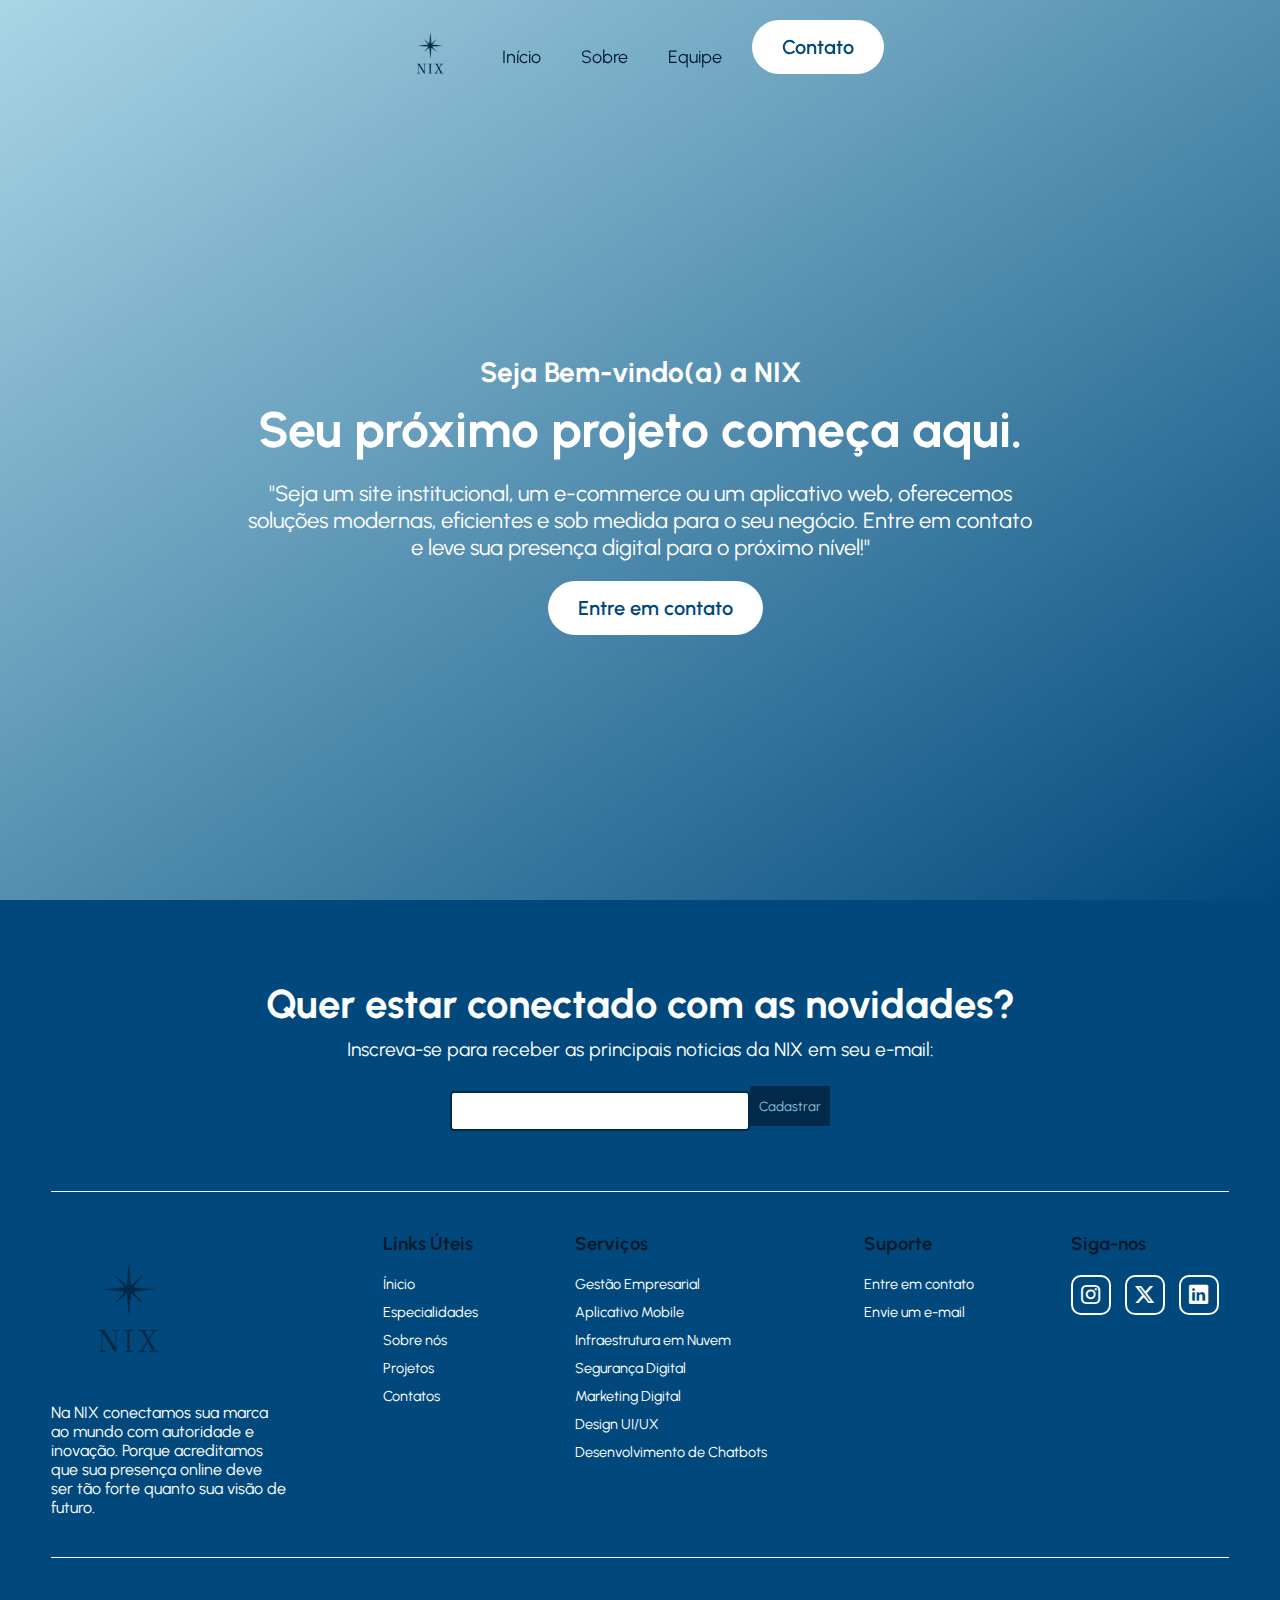
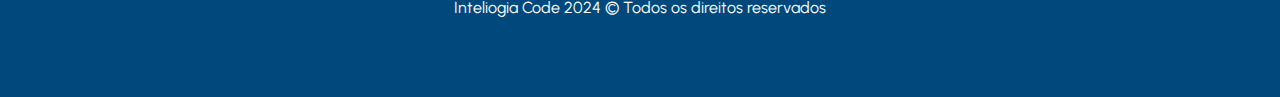
<file: porfolio_psw/index.html>
<!DOCTYPE html>
<html lang="pt-br">
  <head>
    <meta charset="UTF-8" />
    <meta name="viewport" content="width=device-width, initial-scale=1.0" />
    <title>Portfólio</title>
    <link rel="stylesheet" href="style.css" />
    <link rel="preconnect" href="https://fonts.googleapis.com">

    <link rel="preconnect" href="https://fonts.gstatic.com" crossorigin>
    <link href="https://fonts.googleapis.com/css2?family=Gwendolyn:wght@400;700&family=Oswald:wght@200..700&family=Urbanist:ital,wght@0,100..900;1,100..900&display=swap" rel="stylesheet"><!--fonte das letras-->

    <link rel="stylesheet" href="https://cdn.jsdelivr.net/npm/bootstrap-icons@1.11.3/font/bootstrap-icons.min.css"><!--bootstrap icons-->

    <script src="https://vlibras.gov.br/app/vlibras-plugin.js"></script>

  </head>
  <body>
    <!-- Logo e menu -->
    <header>
      <div class="limi_laterais">
        <!-- Logo no canto esquerdo -->
        <div class="logo">
          <a href="#">
            <img src="imagens/nix_logo.png" alt="Logo da NIX" />
          </a>
        </div>

        <!-- Menu centralizado -->
        <nav class="menu-desktop">
          <ul>
            <li><a href="../inicio.html">Início</a></li>
            <li><a href="../sobre.html">Sobre</a></li>
            <li><a href="../equipe.html">Equipe</a></li>
          </ul>
        </nav>

        <!-- Botão de contato alinhado à direita -->
        <div class="botaocontato">
          <a href="../contato.html">
            <button>Contato</button>
          </a>
        </div>
      </div>
    </header>

    <!-- Tela inicial -->
    <main>
      <section class="telainicial">
        <!-- Imagem de fundo -->
        <img class="imagem-fundo" src="imagens/tela-inicial.JPG" alt="Imagem de fundo" />

        <div class="limi_laterais conteudo-central">
          <h2>Seja Bem-vindo(a) a NIX</h2>
          <h1>Seu próximo projeto começa aqui.</h1>
          <p>
            "Seja um site institucional, um e-commerce ou um aplicativo web,
            oferecemos soluções modernas, eficientes e sob medida para o seu
            negócio. Entre em contato e leve sua presença digital para o próximo
            nível!"
          </p>

          <div class="botaocontato">
            <a href="#">
              <button>Entre em contato</button>
            </a>
          </div>
        </div>
      </section>
    </main>

    <!--Rodapé-->
    <footer>
      <div class="interface">
        <!--sections "andares do rodape"-->
        <section class="line-footer1">
          <!--lines "linhas com conteudos"-->
          <h2>Quer estar conectado com as novidades?</h2>
          <p>
            Inscreva-se para receber as principais noticias da NIX em seu
            e-mail:
          </p>
          <form action="">
            <input type="email" name="" id="" />
            <input type="submit" value="Cadastrar" />
          </form>
          <!--formulario de e-mail-->
        </section>
        <!--sections line1-->

        <section class="line-footer2">
          <div class="box-line-footer">
            <img
              src="imagens/nix_logo.png"
              alt="Logotipo Empresa de Desenvolvimento Web NIX"
            />
            <p>
                Na NIX conectamos sua marca ao mundo com autoridade e inovação. Porque acreditamos que sua presença online deve ser tão forte quanto sua visão de futuro.
            </p>
            <!--texto temporario-->
          </div>
          <!--logo e pequena descrição -->

          <div class="box-line-footer">
            <h3>Links Úteis</h3>
            <div class="links-footer">
              <a href="">Ínicio</a>
              <a href="">Especialidades</a>
              <a href="">Sobre nós</a>
              <a href="">Projetos</a>
              <a href="">Contatos</a>
            </div>
          </div>

          <div class="box-line-footer">
            <h3>Serviços</h3>
            <div class="links-footer">
              <a href="">Gestão Empresarial</a>
              <a href="">Aplicativo Mobile</a>
              <a href="">Infraestrutura em Nuvem </a>
              <a href="">Segurança Digital</a>
              <a href="">Marketing Digital</a>
              <a href="">Design UI/UX</a>
              <a href="">Desenvolvimento de Chatbots </a>
            </div>
          </div>

          <div class="box-line-footer">
            <h3>Suporte</h3>
            <div class="links-footer">
              <a href="">Entre em contato</a>
              <a href="">Envie um e-mail</a>
            </div>
          </div>

          <div class="box-line-footer">
            <h3>Siga-nos</h3>
            <div class="btn-redes">
                <a href="#"><button><i class="bi bi-instagram"></i></button></a>

                <a href="#"><button><i class="bi bi-twitter-x"></i></button></a>

                <a href="#"><button><i class="bi bi-linkedin"></i></button></a>
                
            </div>
          </div>

        </section>
        <!--section line2-->

        <section class="line-footer3">
          <p>Inteliogia Code 2024 &copy; Todos os direitos reservados</p>
        </section>
      </div>
      <!--centraliza o coteudo do rodapé-->
    </footer>

   <!-- Botão para voltar ao topo -->
<button onclick="backToTop()" id="btnTop">
    <img src="imagens/seta32px.png" alt="Seta Voltar ao topo">
</button>

<!-- jQuery -->
<script src="https://code.jquery.com/jquery-3.6.0.min.js"></script>

<!-- Conexão com arquivo JavaScript -->
<script src="detalhamento.js"></script>

<!-- VLibras -->
<div vw class="enabled">
  <div vw-access-button class="active"></div>
  <div vw-plugin-wrapper></div>
</div>

</body>

<script>
  new window.VLibras.Widget('https://vlibras.gov.br/app');
  </script>

</html>
</file>
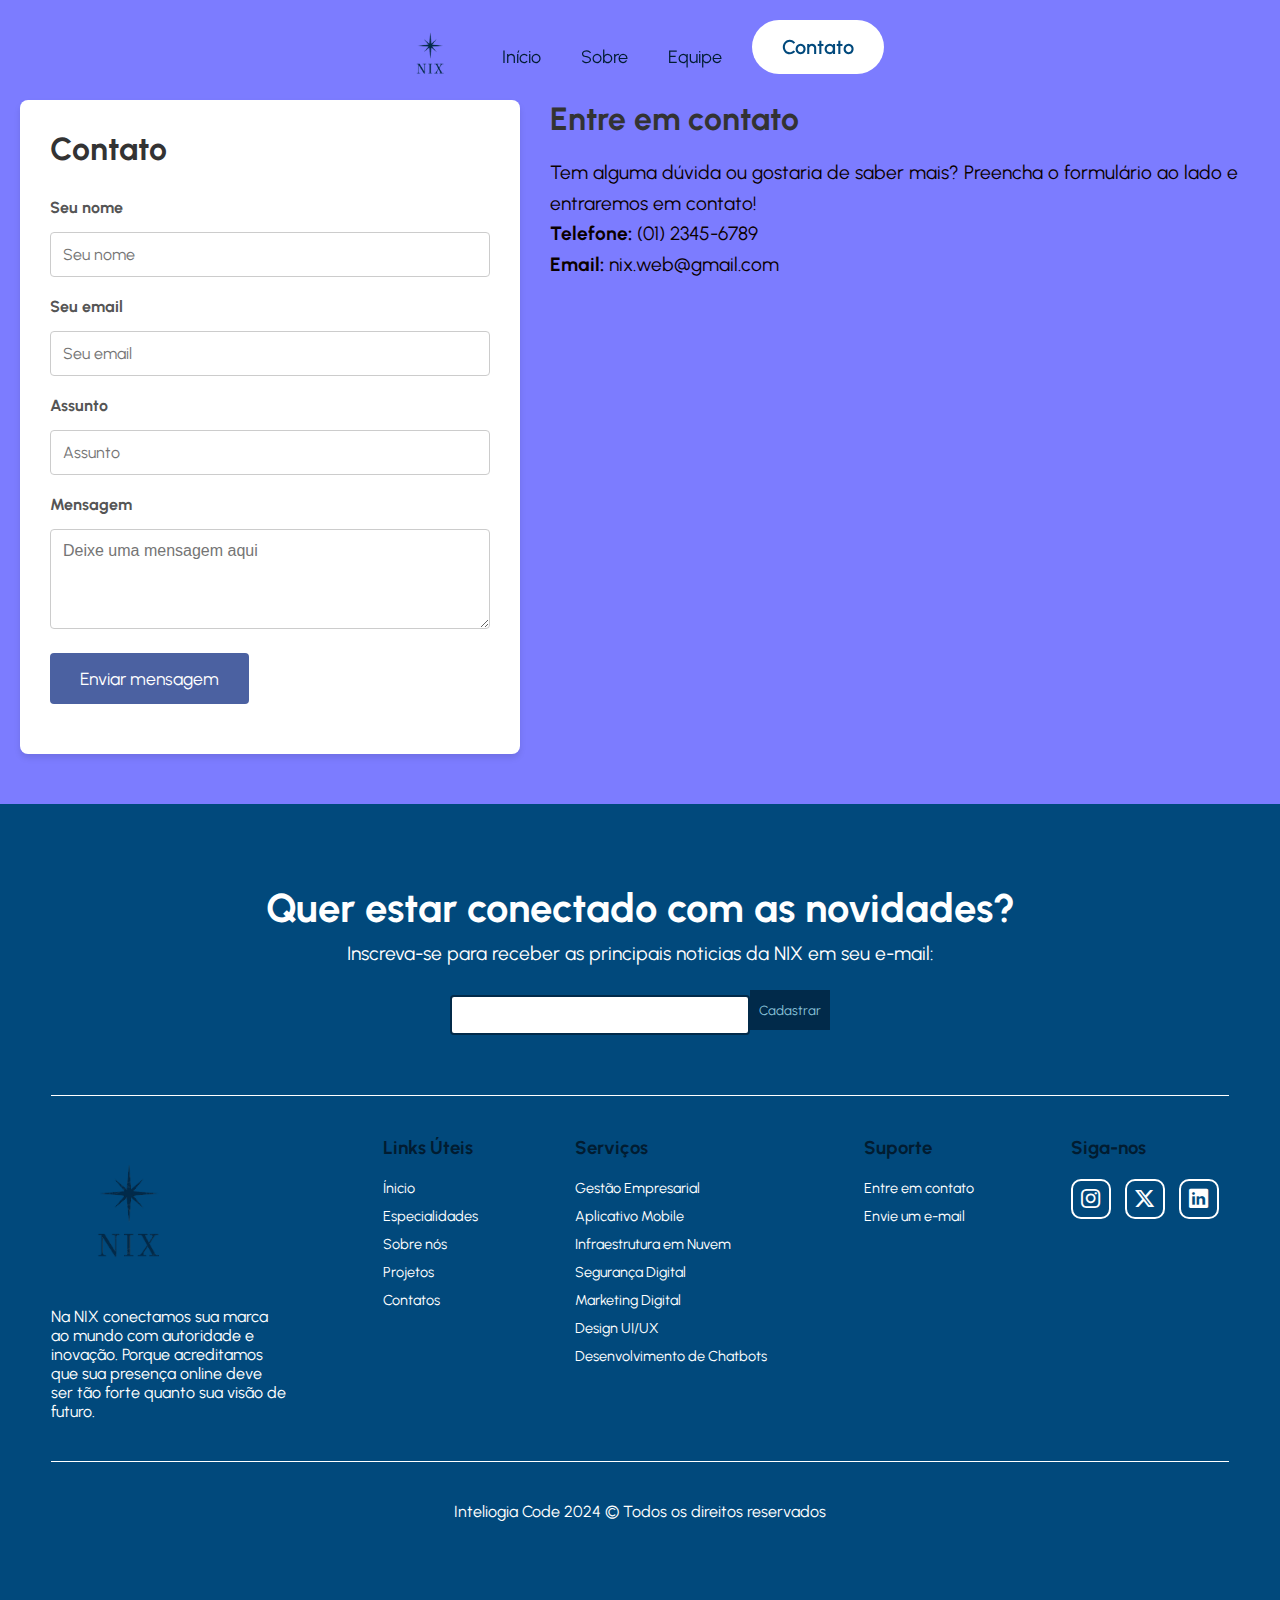
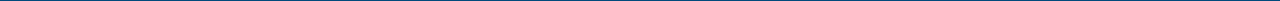
<file: porfolio_psw/contato.html>
<!DOCTYPE html>
<html lang="pt-br">
  <head>
    <meta charset="UTF-8" />
    <meta name="viewport" content="width=device-width, initial-scale=1.0" />
    <title>Portfólio</title>
    <link rel="stylesheet" href="style.css" />
    <link rel="preconnect" href="https://fonts.googleapis.com">

    <link rel="preconnect" href="https://fonts.gstatic.com" crossorigin>
    <link href="https://fonts.googleapis.com/css2?family=Gwendolyn:wght@400;700&family=Oswald:wght@200..700&family=Urbanist:ital,wght@0,100..900;1,100..900&display=swap" rel="stylesheet"><!--fonte das letras-->

    <link rel="stylesheet" href="https://cdn.jsdelivr.net/npm/bootstrap-icons@1.11.3/font/bootstrap-icons.min.css"><!--bootstrap icons-->

    <script src="https://vlibras.gov.br/app/vlibras-plugin.js"></script>

  </head>
  <body>
    <!-- Logo e menu -->
    <header>
      <div class="limi_laterais">
        <!-- Logo no canto esquerdo -->
        <div class="logo">
          <a href="#">
            <img src="imagens/nix_logo.png" alt="Logo da NIX" />
          </a>
        </div>

        <!-- Menu centralizado -->
        <nav class="menu-desktop">
          <ul>
            <li><a href="../index.html">Início</a></li>
            <li><a href="../sobre.html">Sobre</a></li>
            <li><a href="../equipe.html">Equipe</a></li>
          </ul>
        </nav>

        <!-- Botão de contato alinhado à direita -->
        <div class="botaocontato">
          <a href="../contato.html">
            <button>Contato</button>
          </a>
        </div>
      </div>
    </header>

    <body>

    <!-- Contato (início) -->
    <section id="contato">
      <div class="container">
  
        <!-- Coluna 1: formulário de contato -->
        <div class="form-container">
          <form>
          <h1 class="contato">Contato</h1>
  
          <label for="nome">Seu nome</label>
          <input type="text" class="nome" id="nome" placeholder="Seu nome">
      
          <label for="email">Seu email</label>
          <input type="email" class="email" id="email" placeholder="Seu email">
      
          <label for="assunto">Assunto</label>
          <input type="text" class="assunto" id="assunto" placeholder="Assunto">
      
          <label for="mensagem">Mensagem</label>
          <textarea class="mensagem" id="mensagem" placeholder="Deixe uma mensagem aqui" style="height: 100px"></textarea>
      
          <button type="submit">Enviar mensagem</button>
        </form>
        </div>
  
        <!-- Coluna 2: conteúdo principal + informações da empresa -->
        <div class="conteudo-principal">
          <h1 class="contato">Entre em contato</h1>
          <p>Tem alguma dúvida ou gostaria de saber mais? Preencha o formulário ao lado e entraremos em contato!</p>
          <p> <strong>Telefone:</strong> (01) 2345-6789 </p>
          <p> <strong>Email:</strong> nix.web@gmail.com</p>
        </div>
        
    </section>    
    <!-- Contato (fim) -->
  
    <div vw class="enabled">
      <div vw-access-button class="active"></div>
      <div vw-plugin-wrapper></div>
  </div>  

     <!--Rodapé-->
  <footer>
    <div class="interface">
      <!--sections "andares do rodape"-->
      <section class="line-footer1">
        <!--lines "linhas com conteudos"-->
        <h2>Quer estar conectado com as novidades?</h2>
        <p>
          Inscreva-se para receber as principais noticias da NIX em seu
          e-mail:
        </p>
        <form action="">
          <input type="email" name="" id="" />
          <input type="submit" value="Cadastrar" />
        </form>
        <!--formulario de e-mail-->
      </section>
      <!--sections line1-->

      <section class="line-footer2">
        <div class="box-line-footer">
          <img
            src="imagens/nix_logo.png"
            alt="Logotipo Empresa de Desenvolvimento Web NIX"
          />
          <p>
              Na NIX conectamos sua marca ao mundo com autoridade e inovação. Porque acreditamos que sua presença online deve ser tão forte quanto sua visão de futuro.
          </p>
          <!--texto temporario-->
        </div>
        <!--logo e pequena descrição -->

        <div class="box-line-footer">
          <h3>Links Úteis</h3>
          <div class="links-footer">
            <a href="">Ínicio</a>
            <a href="">Especialidades</a>
            <a href="">Sobre nós</a>
            <a href="">Projetos</a>
            <a href="">Contatos</a>
          </div>
        </div>

        <div class="box-line-footer">
          <h3>Serviços</h3>
          <div class="links-footer">
            <a href="">Gestão Empresarial</a>
            <a href="">Aplicativo Mobile</a>
            <a href="">Infraestrutura em Nuvem </a>
            <a href="">Segurança Digital</a>
            <a href="">Marketing Digital</a>
            <a href="">Design UI/UX</a>
            <a href="">Desenvolvimento de Chatbots </a>
          </div>
        </div>

        <div class="box-line-footer">
          <h3>Suporte</h3>
          <div class="links-footer">
            <a href="">Entre em contato</a>
            <a href="">Envie um e-mail</a>
          </div>
        </div>

        <div class="box-line-footer">
          <h3>Siga-nos</h3>
          <div class="btn-redes">
              <a href="#"><button><i class="bi bi-instagram"></i></button></a>

              <a href="#"><button><i class="bi bi-twitter-x"></i></button></a>

              <a href="#"><button><i class="bi bi-linkedin"></i></button></a>
              
          </div>
        </div>

      </section>
      <!--section line2-->

      <section class="line-footer3">
        <p>Inteliogia Code 2024 &copy; Todos os direitos reservados</p>
      </section>
    </div>
    <!--centraliza o coteudo do rodapé-->
  </footer>

 <!-- Botão para voltar ao topo -->
<button onclick="backToTop()" id="btnTop">
  <img src="imagens/seta32px.png" alt="Seta Voltar ao topo">
</button>

<!-- jQuery -->
<script src="https://code.jquery.com/jquery-3.6.0.min.js"></script>

<!-- Conexão com arquivo JavaScript -->
<script src="detalhamento.js"></script>

<!-- VLibras -->
<div vw class="enabled">
  <div vw-access-button class="active"></div>
  <div vw-plugin-wrapper></div>
</div>

</body>

<script>
  new window.VLibras.Widget('https://vlibras.gov.br/app');
  </script>

</html>
</file>
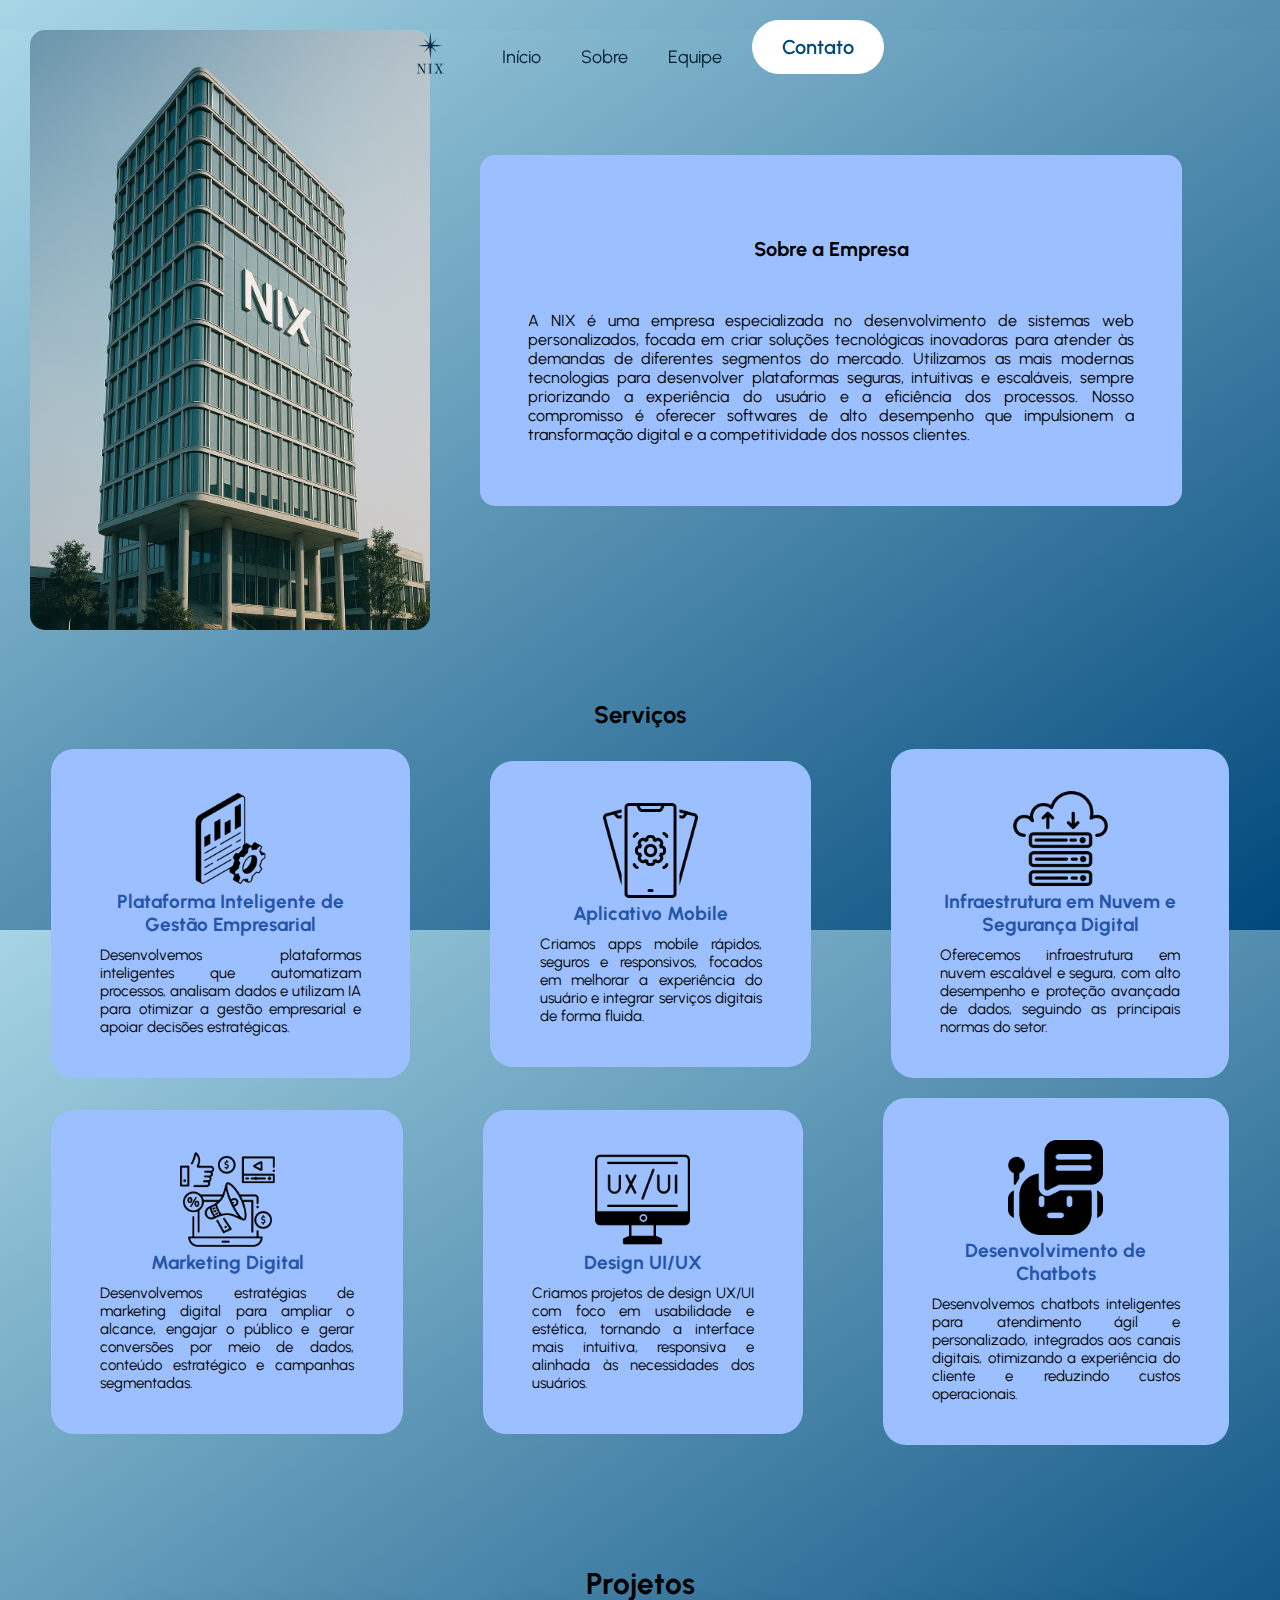
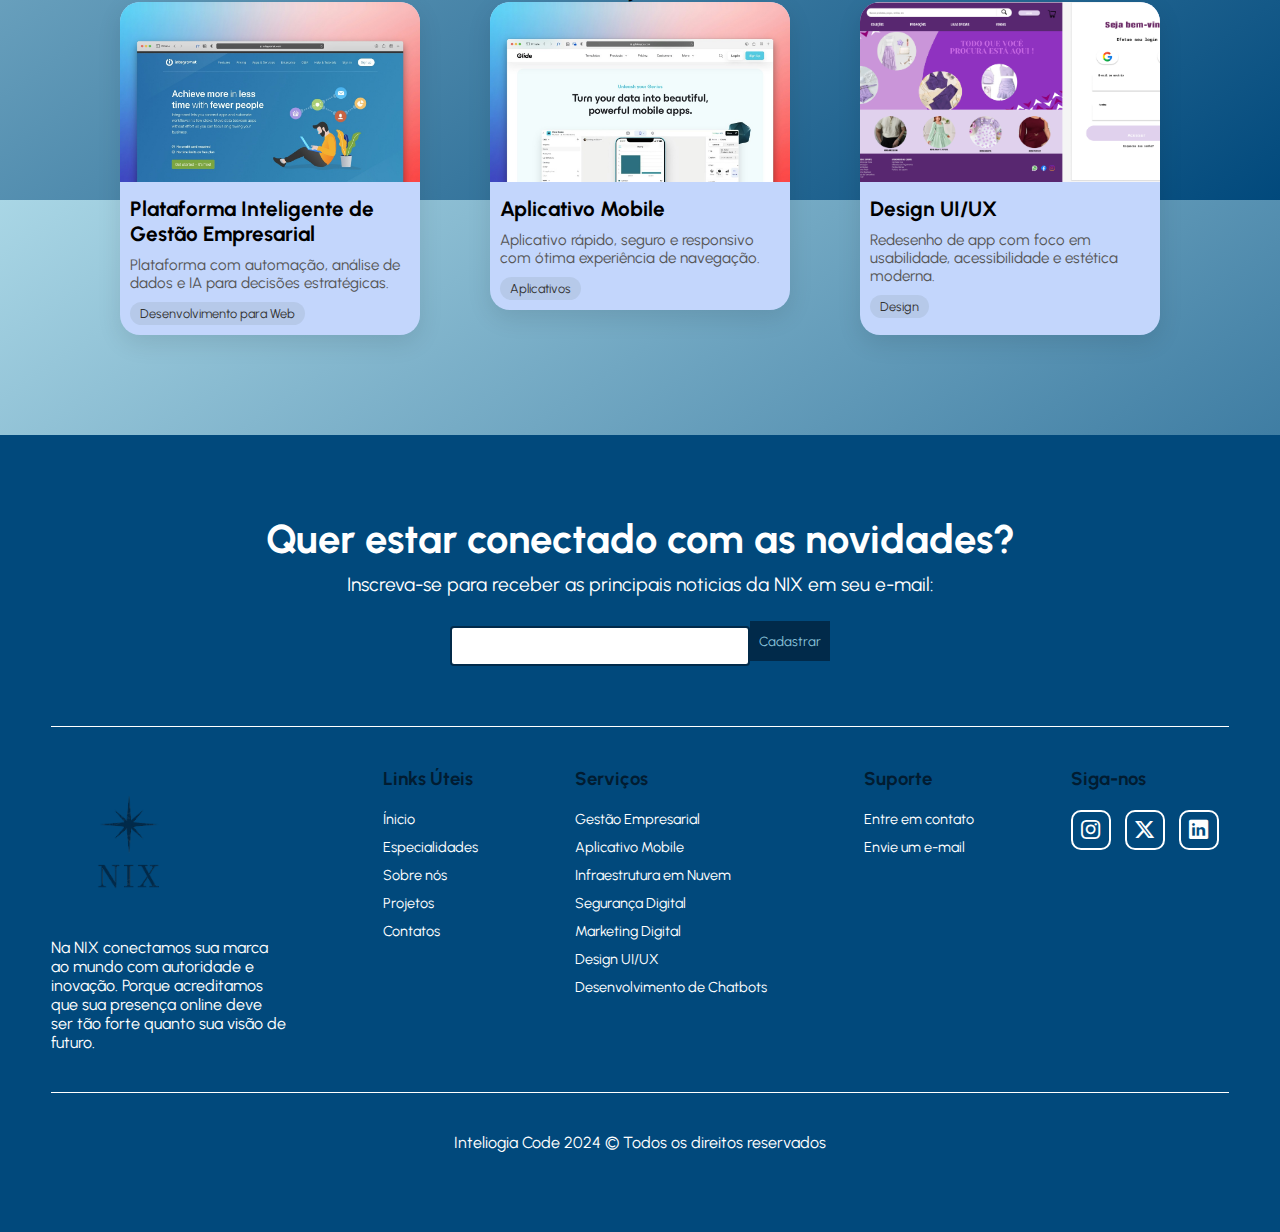
<file: porfolio_psw/sobre.html>
<!DOCTYPE html>
<html lang="pt-br">
  <head>
    <meta charset="UTF-8" />
    <meta name="viewport" content="width=device-width, initial-scale=1.0" />
    <title>Portfólio</title>
    <link rel="stylesheet" href="style.css" />
    <link rel="preconnect" href="https://fonts.googleapis.com">

    <link rel="preconnect" href="https://fonts.gstatic.com" crossorigin>
    <link href="https://fonts.googleapis.com/css2?family=Gwendolyn:wght@400;700&family=Oswald:wght@200..700&family=Urbanist:ital,wght@0,100..900;1,100..900&display=swap" rel="stylesheet"><!--fonte das letras-->

    <link rel="stylesheet" href="https://cdn.jsdelivr.net/npm/bootstrap-icons@1.11.3/font/bootstrap-icons.min.css"><!--bootstrap icons-->
    <script src="https://vlibras.gov.br/app/vlibras-plugin.js"></script>

  </head>
  <body>
    <!-- Logo e menu -->
    <header>
      <div class="limi_laterais">
        <!-- Logo no canto esquerdo -->
        <div class="logo">
          <a href="#">
            <img src="imagens/nix_logo.png" alt="Logo da NIX" />
          </a>
        </div>

        <!-- Menu centralizado -->
        <nav class="menu-desktop">
          <ul>
            <li><a href="../index.html">Início</a></li>
            <li><a href="../sobre.html">Sobre</a></li>
            <li><a href="../equipe.html">Equipe</a></li>
          </ul>
        </nav>

        <!-- Botão de contato alinhado à direita -->
        <div class="botaocontato">
          <a href="../contato.html">
            <button>Contato</button>
          </a>
        </div>
      </div>
    </header>

  <section class="sobre">
    <div class="interface">
      <div class="flex">
        
        <div class="img-sobre">
            <img src="imagens/foto da Nix.png" alt="Imagem que mostra o edifício da empresa">
          </div> 
       
        <div class="txt-sobre">
          <h2>Sobre a Empresa</h2>
          <p>A NIX é uma empresa especializada no desenvolvimento de sistemas web personalizados, focada em criar soluções tecnológicas inovadoras para atender às demandas de diferentes segmentos do mercado. Utilizamos as mais modernas tecnologias para desenvolver plataformas seguras, intuitivas e escaláveis, sempre priorizando a experiência do usuário e a eficiência dos processos. Nosso compromisso é oferecer softwares de alto desempenho que impulsionem a transformação digital e a competitividade dos nossos clientes.</p>
          </div>  
        
      </div>
    </div>
  </section>

  <section class="serviços">

    <div class="inteface">
        <h2 class="título">Serviços</h2>
        <div class="flex">
            <div class="serviços-box">
                <img src="imagens/gestao-empresarial.png" alt="icone">
                <h3>Plataforma Inteligente de Gestão Empresarial</h3>
                <p>Desenvolvemos plataformas inteligentes que automatizam processos, analisam dados e utilizam IA para otimizar a gestão empresarial e apoiar decisões estratégicas.</p>

            </div>

            <div class="serviços-box">
                <img src="imagens/appmobile.png" alt="icone">
                <h3>Aplicativo Mobile </h3>
                <p>Criamos apps mobile rápidos, seguros e responsivos, focados em melhorar a experiência do usuário e integrar serviços digitais de forma fluida.</p>

            </div>

            <div class="serviços-box">
                <img src="imagens/nuvem.png" alt="icone">
                <h3>Infraestrutura em Nuvem e Segurança Digital</h3>
                <p>Oferecemos infraestrutura em nuvem escalável e segura, com alto desempenho e proteção avançada de dados, seguindo as principais normas do setor.</p>

            </div>         

        </div>


        <div class="flex">
          <div class="serviços-box">
              <img src="imagens/campanha-digital.png" alt="icone">
              <h3>Marketing Digital</h3>
              <p>Desenvolvemos estratégias de marketing digital para ampliar o alcance, engajar o público e gerar conversões por meio de dados, conteúdo estratégico e campanhas segmentadas.</p>

          </div>

          <div class="serviços-box">
              <img src="imagens/uiux.png" alt="icone">
              <h3>Design UI/UX </h3>
              <p>Criamos projetos de design UX/UI com foco em usabilidade e estética, tornando a interface mais intuitiva, responsiva e alinhada às necessidades dos usuários.</p>

          </div>

          <div class="serviços-box">
              <img src="imagens/chatbot.png" alt="icone">
              <h3>Desenvolvimento de Chatbots</h3>
              <p>Desenvolvemos chatbots inteligentes para atendimento ágil e personalizado, integrados aos canais digitais, otimizando a experiência do cliente e reduzindo custos operacionais.</p>

          </div>

        </div>


    </div>

  </section>

  <section class="projetos">
    <div class="interface">
      <h2> Projetos</h2>
      <div class="flex">
        

        <div class="card-container">
          <div class="card">
           <img src="imagens/gestao.jpg" alt="design">
            <div class="card-content">
              <h3>Plataforma Inteligente de Gestão Empresarial</h3>
              <p>Plataforma com automação, análise de dados e IA para decisões estratégicas.</p>
              <span class="tag"> Desenvolvimento para Web</span>
            </div>
          </div>
        </div>  

           <div class="card-conteiner">
            <div class="card">
              <img src="imagens/app.jpg" alt="design">
               <div class="card-content">
                 <h3>Aplicativo Mobile</h3>
                  <p>Aplicativo rápido, seguro e responsivo com ótima experiência de navegação.</p>
                 <span class="tag">Aplicativos </span>
               </div> 
            </div> 
           </div>      
           
       
           <div class="card-container">
            <div class="card">
              <img src="imagens/design.png" alt="design">
               <div class="card-content">
                <h3>Design UI/UX</h3>
                <p>Redesenho de app com foco em usabilidade, acessibilidade e estética moderna.</p>
                <span class="tag">Design</span>
              </div>
           </div>
           </div> 
             
                 

      </div>
    </div>
  </section >


  <!--Rodapé-->
  <footer>
    <div class="interface">
      <!--sections "andares do rodape"-->
      <section class="line-footer1">
        <!--lines "linhas com conteudos"-->
        <h2>Quer estar conectado com as novidades?</h2>
        <p>
          Inscreva-se para receber as principais noticias da NIX em seu
          e-mail:
        </p>
        <form action="">
          <input type="email" name="" id="" />
          <input type="submit" value="Cadastrar" />
        </form>
        <!--formulario de e-mail-->
      </section>
      <!--sections line1-->

      <section class="line-footer2">
        <div class="box-line-footer">
          <img
            src="imagens/nix_logo.png"
            alt="Logotipo Empresa de Desenvolvimento Web NIX"
          />
          <p>
              Na NIX conectamos sua marca ao mundo com autoridade e inovação. Porque acreditamos que sua presença online deve ser tão forte quanto sua visão de futuro.
          </p>
          <!--texto temporario-->
        </div>
        <!--logo e pequena descrição -->

        <div class="box-line-footer">
          <h3>Links Úteis</h3>
          <div class="links-footer">
            <a href="">Ínicio</a>
            <a href="">Especialidades</a>
            <a href="">Sobre nós</a>
            <a href="">Projetos</a>
            <a href="">Contatos</a>
          </div>
        </div>

        <div class="box-line-footer">
          <h3>Serviços</h3>
          <div class="links-footer">
            <a href="">Gestão Empresarial</a>
            <a href="">Aplicativo Mobile</a>
            <a href="">Infraestrutura em Nuvem </a>
            <a href="">Segurança Digital</a>
            <a href="">Marketing Digital</a>
            <a href="">Design UI/UX</a>
            <a href="">Desenvolvimento de Chatbots </a>
          </div>
        </div>

        <div class="box-line-footer">
          <h3>Suporte</h3>
          <div class="links-footer">
            <a href="">Entre em contato</a>
            <a href="">Envie um e-mail</a>
          </div>
        </div>

        <div class="box-line-footer">
          <h3>Siga-nos</h3>
          <div class="btn-redes">
              <a href="#"><button><i class="bi bi-instagram"></i></button></a>

              <a href="#"><button><i class="bi bi-twitter-x"></i></button></a>

              <a href="#"><button><i class="bi bi-linkedin"></i></button></a>
              
          </div>
        </div>

      </section>
      <!--section line2-->

      <section class="line-footer3">
        <p>Inteliogia Code 2024 &copy; Todos os direitos reservados</p>
      </section>
    </div>
    <!--centraliza o coteudo do rodapé-->
  </footer>

 <!-- Botão para voltar ao topo -->
<button onclick="backToTop()" id="btnTop">
  <img src="imagens/seta32px.png" alt="Seta Voltar ao topo">
</button>

<!-- jQuery -->
<script src="https://code.jquery.com/jquery-3.6.0.min.js"></script>

<!-- Conexão com arquivo JavaScript -->
<script src="detalhamento.js"></script>

<!-- VLibras -->
<div vw class="enabled">
  <div vw-access-button class="active"></div>
  <div vw-plugin-wrapper></div>
</div>

</body>

<script>
  new window.VLibras.Widget('https://vlibras.gov.br/app');
  </script>

</html>
</file>
<file: porfolio_psw/style.css>
* {
    margin: 0;
    padding: 0;
    box-sizing: border-box;
    font-family: "Urbanist", sans-serif;
    /* font das letras */
    scroll-behavior: smooth;
    /* efeito do botão "de volta ao topo" */
   
}

body {
    font-family: Arial, sans-serif;
    background-color: rgb(124, 124, 255);
    min-height: 100vh;
}

/* Container com largura limitada */
.limi_laterais {
    max-width: 1280px;
    margin: 0 auto;
    display: flex;
    align-items: center;
    justify-content: space-between;
}

/* Cabeçalho */
header {
    width: 100%;
    position: fixed;
    top: 0;
    left: 0;
    padding: 20px 4%;
    background: transparent; 
    z-index: 10;
    display: flex;
    align-items: center;
}

/* Logo */
.logo img {
    height: 70px;
    margin-right: 40px; /* Afastar a logo dos itens do menu */
}

/* Menu */
.menu-desktop ul {
    list-style: none;
    display: flex;
    gap: 40px;
}

.menu-desktop ul li {
    display: inline-block;
}

.menu-desktop ul li a {
    text-decoration: none;
    color: #011c31;
    font-size: 18px;
    transition: color 0.3s ease-in-out;
}

.menu-desktop ul li a:hover {
    color: white; 
}

/* Botão de contato */
.botaocontato a {
    text-decoration: none;
}

.botaocontato button {
    padding: 15px 30px;
    font-size: 20px;
    font-weight: 600;
    background-color: white;
    color: #01497C;
    border: 0;
    border-radius: 30px;
    cursor: pointer;
    transition: 0.2s;
    margin-left: 30px; /* Afastar o botão dos itens do menu */
}

.botaocontato button:hover {
    box-shadow: 0px 0px 8px #012A4A;
    transform: scale(1.05);
}
/* Fim do menu */

/* Tela inicial */
section.telainicial {
    position: relative;
    display: flex;
    justify-content: center;
    align-items: center;
    min-height: 100vh;
    text-align: center;
    padding: 50px 4%;
}

/* Imagem de fundo */
.imagem-fundo {
    position: absolute;
    top: 0;
    left: 0;
    width: 100%;
    height: 100%;
    object-fit: cover;
    z-index: -1;
}

/* Centralizar conteúdo da página */
.conteudo-central {
    margin-top: 110px; 
    flex-direction: column;
    text-align: center;
}

/* Estilo do texto principal */
.conteudo-central h2 {
    color: white;
    font-size: 28px;
    margin-bottom: 10px;
}

.conteudo-central h1 {
    color: white;
    font-size: 50px;
    margin-bottom: 20px;
}

.conteudo-central p {
    color: white;
    font-size: 22px;
    max-width: 800px;
    margin: 0 auto 20px;
}
/* Fim do estilo do texto principal */

/* Estilo página sobre */

.interface {
    max-width: 1200px;
    margin: 0 auto;
    padding: 40px 4%;
  }
  
  .flex {
    display: flex;
       
  }
    
  header > .interface {
    display: flex;
    align-items: center;
    justify-content: space-between;
  }
  
  
  .desktop {
    flex: 1;
  }
  
  .desktop ul {
    list-style: none;
    display: flex;
    justify-content: flex-end;
    align-items: center;
    margin: 0;
    padding: 0;
  }
  
  .desktop ul li {
    flex: 1;
    text-align: center;
    padding: 0 20px;
  }
  
  header a {
    color: #ffffffcc;
    text-decoration: none;
    display: inline-block;
    transition: 0.2s;
  }
  
  header a:hover {
    color: #fff;
    transform: scale(1.05);
  }
  
  section.sobre {
    padding: 0px 0;

     
    }

  .sobre .interface{
    width: 100%;
    max-width: 90%;
    padding: 0;
    margin: 30px;

  }  
  
  .sobre .flex {
    display: flex;
    gap: 50px;
    flex-wrap: wrap;
    justify-content: space-between;
    align-items: center;
    
  }

  .txt-sobre {
    padding: 40px 4%;
    flex:1;
    text-align: center;   
    align-items: center; 
    border: 2px solid transparent;        
    background-color: #9cc0ff;
    border-radius: 15px;
  }
  
  .txt-sobre h2 {
    font-size: 20px;
    margin-bottom: 10px;
    padding: 40px 4%; 
    
  }
  
  .txt-sobre p {
    text-align: justify;
    margin-bottom: 20px;
  }
  
  
  
  .img-sobre img {
    width: 60%;
    max-width: 400px;
    height: auto;
    display: flex;
    position: relative ;
    top: 0;
    left: 0;
    width: 100%;
    height: 100%;
    object-fit: cover;
    border-radius: 15px;

  } 
  
  section.projetos {
    padding: 40px 4%;
    display: flex;
    flex-wrap: wrap;
    flex-direction: column;
    align-items: center;
    gap: 2rem;
  }

  .projetos h2 {
    text-align: center;
    font-size: 30px;
  }

  .projetos .card-container {
    padding:auto;
    display: flex;
    justify-content: center;
    gap: 2rem;
  }
  .projetos .flex{
    gap: 60px;
  }

  .card {    
    background: rgb(195, 214, 252);
    border-radius: 20px;
    box-shadow: 0 8px 24px rgba(0,0,0,0.1);
    overflow: hidden;
    width: 300px;
    transition: transform 0.3s ease;
    cursor: pointer;
    margin-bottom: 20px;
  }

  .card:hover {
    transform: translateY(-10px);
  }

  .card img {
    width: 100%;
    height: 180px;
    object-fit: cover;
  }

  .card-content {
    padding: 10px;
  }

  .projetos .flex {
    gap: 70px;
    justify-content: space-between;
  }

  .card-content h3 {
    margin: 0 0 10px;
    font-size: 1.3em;
  }

  .card-content p {
    font-size: 0.95em;
    color: #555;
  }

  .tag {
    display: inline-block;
    margin-top: 10px;
    background-color: #b6c9e9;
    border-radius: 12px;
    padding: 4px 10px;
    font-size: 0.8em;
    color: #333;
  }
  
  section.serviços {
    padding: 40px 4%;
  }
  .serviços h2{
    text-align: center;
  }
  
  .serviços .flex {
    gap: 80px;
    justify-content: space-between;
    align-items: center
  }
  
  .serviços-box {
    padding: 40px 4%; 
    border: 2px solid transparent;
    text-align: center;
    border-radius: 23px;
    margin-top: 20px;
    transition: 0.2s;
    background-color: #9cc0ff;
  }
  
  .serviços-box:hover {
    transform: scale(1.05);
    box-shadow: 0 0 4px #00000078;
  }
  
  .serviços-box img{
    width: 95px;
    max-width:110px;
    height: auto;
    align-items: center;
    
     
  }

  .serviços-box h3 {
    font-size: 19px;
    margin-bottom: 10px;
    color:#2654a9;
    
  }

  .serviços-box p{
    text-align: justify;
    font-size: 15px;
  }

/* estilo equipe*/

#equipe {
  text-align: center;
  padding: 50px 0;
}

#equipe h1 {
  font-size: 2.5em;
  margin-bottom: 40px;
  margin-top: 25px;
}

/* Container de equipe */
.equipe-container {
  display: flex;
  justify-content: space-around;
  flex-wrap: wrap;
  gap: 30px;
  margin-top: 50px;
  margin-bottom: 50px;
}

.equipe-membro {
  background-color: #f4f4f4;
  border-radius: 8px;
  padding: 20px;
  width: 250px;
  text-align: center;
  box-shadow: 0 4px 8px rgba(0, 0, 0, 0.1);
  transition: transform 0.3s ease-in-out, box-shadow 0.3s ease;
}

.equipe-membro:hover {
  transform: translateY(-10px);
  box-shadow: 0 6px 12px rgba(0, 0, 0, 0.2);
}

.equipe-membro img {
  width: 80%;
  border-radius: 50%;
  height: auto;
  margin-bottom: 15px;
}

.equipe-membro .nome {
  font-size: 1.2em;
  font-weight: bold;
}

.equipe-membro .cargo {
  color: #666;
  font-size: 1em;
  margin-bottom: 10px;
}

.redes-sociais {
  position: absolute;
  top: 10%;
  right: 83%;
  transform: translateX(-50%) translateY(5px); /* Muda a posição dos elementos */
  display: flex;
  flex-direction: column;
  gap: 10px;
  opacity: 0; 
  pointer-events: none;
  transition: opacity 0.3s ease-in-out;
}

.equipe-membro:hover .redes-sociais {
  opacity: 1; /* Mostra os ícones quando passar o mouse sobre o card */
  pointer-events: auto; /* Permite interação */
}

/* Estilos das seções de portfólio */
section[id$="-portfolio"] {
  display: none;
  padding: 50px;
  background-color: #fafafa;
}

section[id$="-portfolio"]:target {
  display: block;
}

botao-curriculo {
  background-color: nav
}
/* Estilo para a seção de contato */

/* Container principal */
#contato {
  background-color: rgb(124, 124, 255);
  padding: 50px 20px;
}

/* Container para as duas colunas */
.container {
  display: flex;
  justify-content: space-between; /* Espaçamento entre as colunas */
  align-items: flex-start; 
  margin-top: 50px;
}

/* Estilo para o formulário */
.form-container {
  width: 100%;
  max-width: 500px; 
  background-color: #fff;
  padding: 30px;
  border-radius: 8px;
  box-shadow: 0 4px 6px rgba(0, 0, 0, 0.1);
  order: 1; 
}

.form-container h1 {
  font-size: 2em;
  margin-bottom: 30px;
  color: #333;
}

/* Estilo dos campos de entrada (input e textarea) */
input[type="text"], input[type="email"], textarea {
  width: 100%;
  padding: 12px;
  margin: 10px 0 20px 0;
  border: 1px solid #ccc;
  border-radius: 4px;
  font-size: 1em;
  box-sizing: border-box;
  transition: border 0.3s ease;
}

input[type="text"]:focus, input[type="email"]:focus, textarea:focus {
  border: 1px solid #1f2c6c;
  outline: none;
}

/* Estilo para os labels */
label {
  display: block;  
  margin-bottom: 5px; 
  font-weight: bold;
  color: #555;
  text-align: left;
}

/* Estilo para o botão de envio */
button[type="submit"] {
  background-color: #4b61a1;
  color: #fff;
  padding: 15px 30px;
  border: none;
  border-radius: 4px;
  cursor: pointer;
  font-size: 1.1em;
  transition: background-color 0.3s ease;
}

/* Efeito de hover no botão */
button[type="submit"]:hover {
  background-color: #3b4e7b;
}

textarea {
  resize: vertical;
  font-family: Arial, sans-serif;
  font-size: 1em;
}

input, textarea, button {
  margin-bottom: 20px;
}

/* Estilo para a coluna de conteúdo principal do contato */
.conteudo-principal {
  flex: 1;
  padding-left: 30px;
  order: 2;
}

.conteudo-principal h1 {
  font-size: 2em;
  margin-bottom: 20px;
  color: #333;
}

.conteudo-principal p {
  font-size: 1.2em;
  color: #0a0000;
  line-height: 1.6;
}

/* Estilo clientes */

html, body {
  margin: 0;
  padding: 0;
  height: 100%;
  width: 100%;
  background: linear-gradient(145deg, #A9D6E5, #01497C);
  font-family: Arial, sans-serif;
  box-sizing: border-box;
}

/* Largura do container */
.container-clientes {
  max-width: 1200px;
  margin: auto;
  text-align: center;
  padding: 50px 30px;
  background: linear-gradient(145deg, #A9D6E5, #01497C);
  border-radius: 12px;
  box-shadow: 0 0 30px rgba(17, 88, 142, 0.1);
  min-height: calc(100vh - 60px);
}

/* Ajuste do título */
.title {
  font-size: 36px;
  margin-bottom: 25px;
  color: #01497C;
 
}

/* Itens do carrossel */
.testimonial-item {
  background: #c1cdd0;
  padding: 30px;  
  border-radius: 12px;
  box-shadow: 5px 2px 10px 2px #01497C;
  text-align: center;
  transition: transform 0.3s ease-in-out;
}

/* Efeito de escala ao passar o mouse */
.testimonial-item:hover {
  transform: scale(1.08);
}

/* imagens */
.testimonial-item img {
  width: 0%;
  height: 210px;
  object-fit: cover;
  border-radius: 50%;        
  margin-bottom: 15px;
}   


/* Ajuste dos textos */
.testimonial-item p {
  font-style: italic;
  color: #012A4A;
  font-size: 18px;
  line-height: 1.5;
}

.testimonial-item h5 {
  margin: 12px 0 6px;
  color: #012A4A;
  font-size: 20px;
  font-weight: bold;
}

.testimonial-item span {
  font-size: 16px;
  color: #012A4A;
}

/* dots (indicadores) */
.owl-dots {
  text-align: center;
  margin-top: 15px;
}

.owl-dot {
  width: 12px;
  height: 12px;
  margin: 5px;
  background: #ccc;
  display: inline-block;
  border-radius: 50%;
  transition: background 0.3s ;
}

.owl-dot.active {
  background: #007bff;
}

/*Estilo rodapé */
 .interface{
    max-width: 1280px;
    /* largura maxima do meu layout */
    margin: 0 auto; 
    /* elementos no centro */
 }

 footer{
    /* O que aqui é dito, engloba o footer como um todo, já que não especifica partes */
    background-color: #01497C;
    color: white;
    padding: 40px 0;
 }

footer .line-footer1{
   text-align: center;
   border-bottom: 1px solid white;
   padding-bottom: 40px;
}

.line-footer1 h2{
    font-size: 2.5rem;
}

.line-footer1 p{
    font-size: 1.2rem;
    margin: 10px 0 20px 0;
}

.line-footer1 form{
    display: flex;
    align-items: center;
    justify-content: center;
}

.line-footer1 form input[type=email]{
    width: 300px;
    height: 40px;
    background: white;
    border: 2px solid #012A4A;
    color: #012A4A;
    padding: 10px;
    outline: 0;
}
.line-footer1 form input[type=submit]{
    width: 80px;
    height: 40px;
    background-color: #012A4A;
    border: 0;
    color: #89C2D9;
    cursor: pointer;
    transition: 0.2s; 
}

.line-footer1 form input[type=submit]:hover{
    background-color: #89C2D9;
    color:#012A4A
}

footer .line-footer2{
    padding: 40px 0;
    display: flex; 
    /* display flex faz os elementos ficarem lado a lado */
    justify-content: space-between;
    border-bottom: 1px solid white;
}

footer .line-footer2 .box-line-footer{
    max-width:calc(100%/5);
    
/* tamanho dos elementos */
}

 footer .box-line-footer img{
    max-width: 150px;
    margin-bottom: 10px;
 }

 .line-footer2 .box-line-footer h3{
    color: #011c31;
    margin-bottom: 20px;

 }

 .line-footer2 .box-line-footer a{
    color: white;
    display: block;
    margin-bottom: 10px;
    text-decoration: none;
    font-size: .9rem;
 }

 .line-footer2 .box-line-footer a:hover {
    color: #00004d;
    transition: 0.2s;
    /* elementos mudam de cor quando passam pelo cursor */
 }

 .box-line-footer .btn-redes a{
    display: inline;
    cursor: pointer;
  
 }

 .box-line-footer .btn-redes button{
    width: 40px;
    height: 40px;
    border-radius: 25%;
    font-size: 1.2rem;
    background-color: transparent;
    border: 2px solid white;
    color: white;
    cursor: pointer;
    margin-right: 10px;
    transition: .2s;
 }

 .box-line-footer .btn-redes button:hover{
  border-color: #011c31;
  color: #011c31;
 }

 footer .line-footer3{
    padding-top: 40px;
    text-align: center;

 }
 /* Fim do estilo rodapé */

 /* Botão de voltar ao topo */
 #btnTop{
    position: fixed;
    bottom: 20px;
    right: 25px;
    display: none;
    background: rgb(14, 61, 156);
    border: none;
    padding: 10px;
    border-radius: 100%;
    box-shadow: 0 4px 10px #00004d;
    cursor: pointer;
    z-index: 999;
 }

 #btnTop img{
    height: 40px;
    width: 40px;
 }
/* Fim do botão de voltar ao topo */

/* Responsividade */

@media (max-width: 768px) {
    .flex {
      flex-direction: column;
      align-items: center;
    }
  
    .serviços-box,
    .card {
      width: 90%;
    }
  
    .img-sobre img {
      width: 100%;
    }

  .container {
    flex-direction: column; 
    align-items: center;
  }

  .conteudo-principal {
    padding-left: 0;
    margin-bottom: 30px;
  }

  .form-container {
    width: 90%; 
    max-width: 100%;
  }
}
</file>
